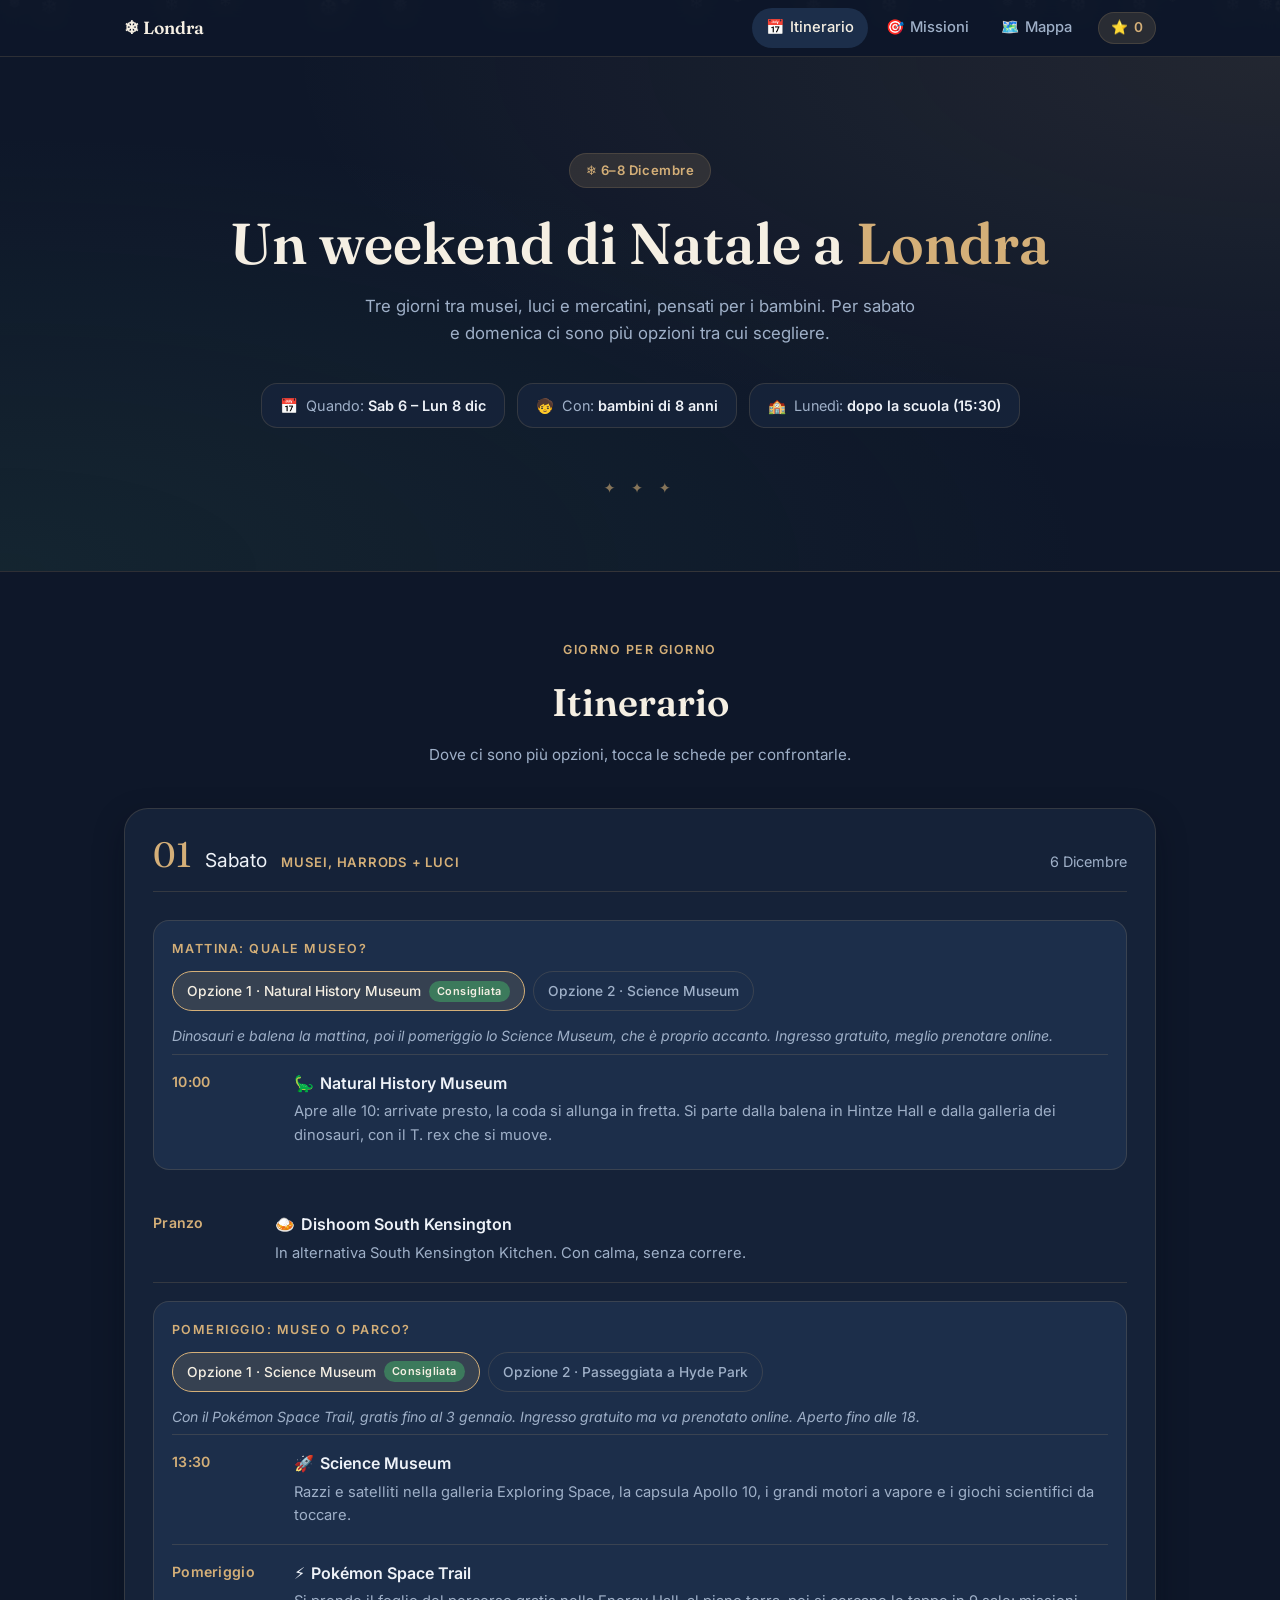
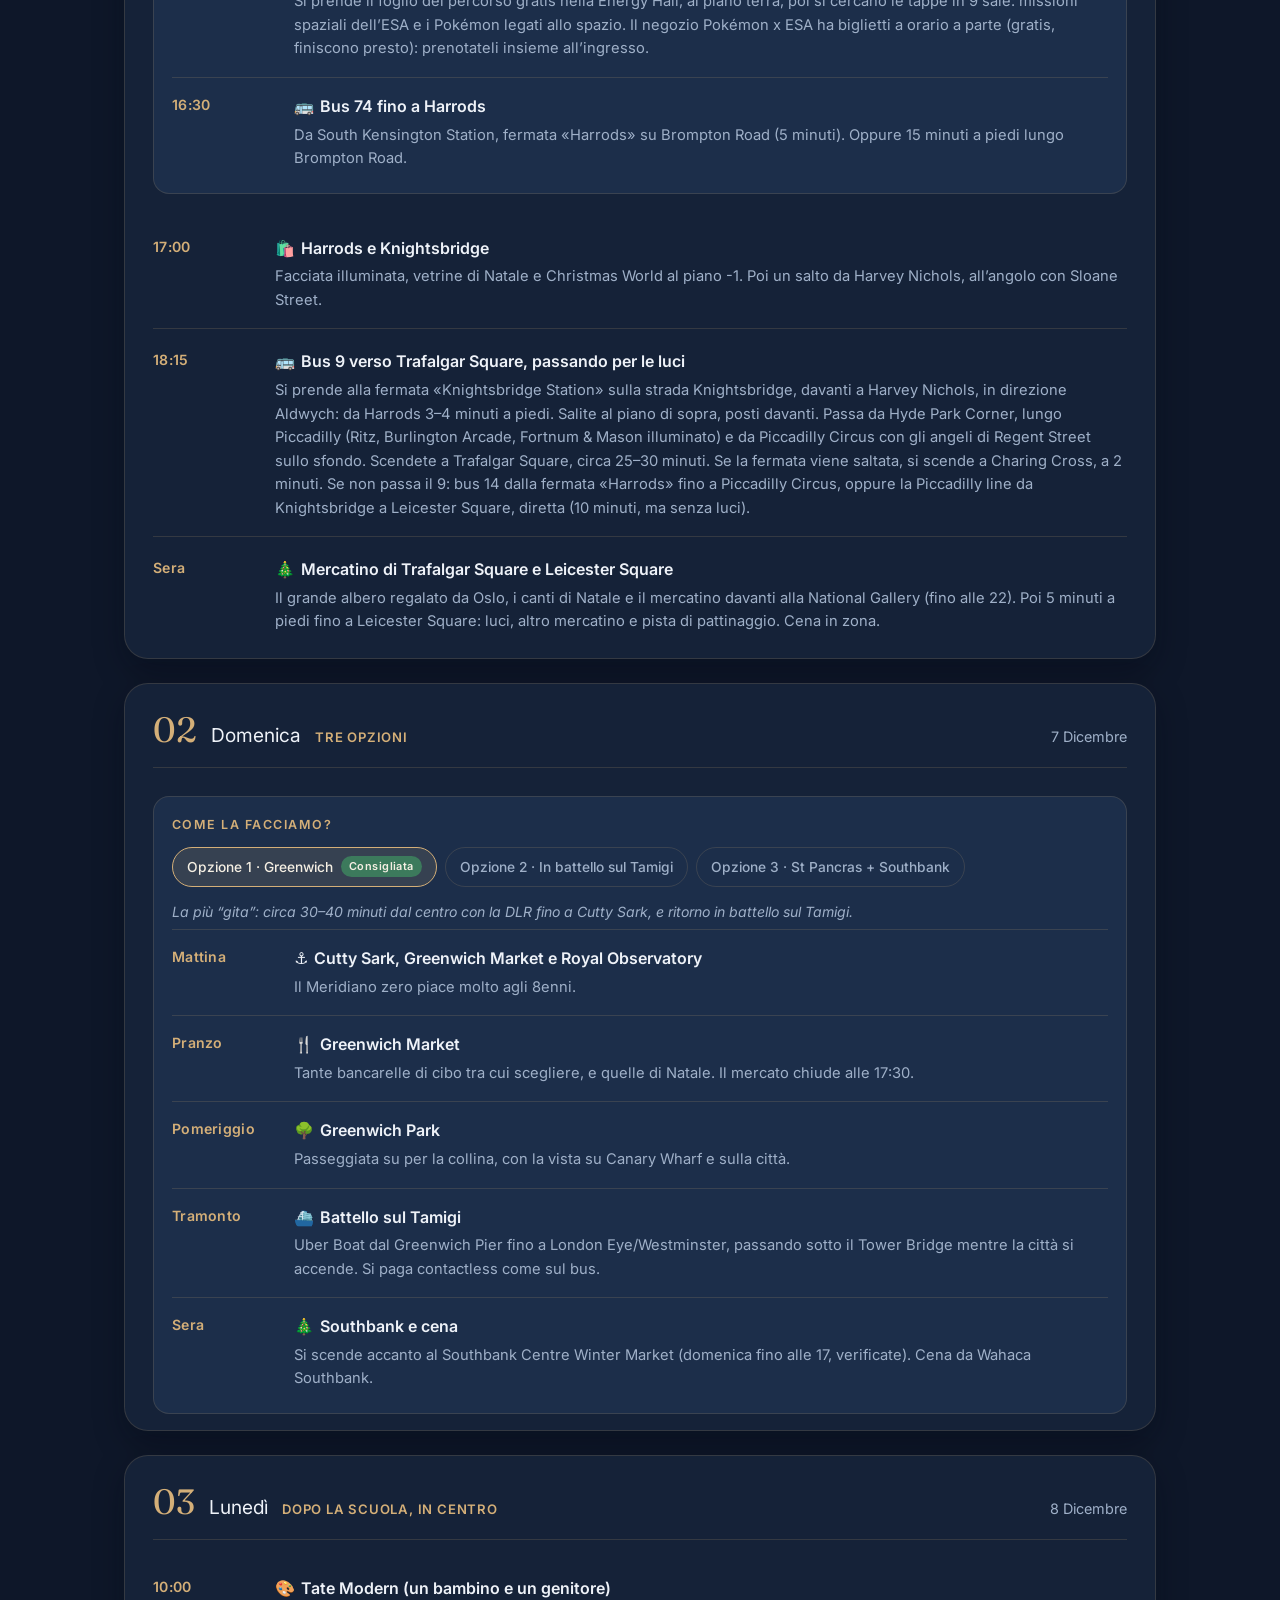
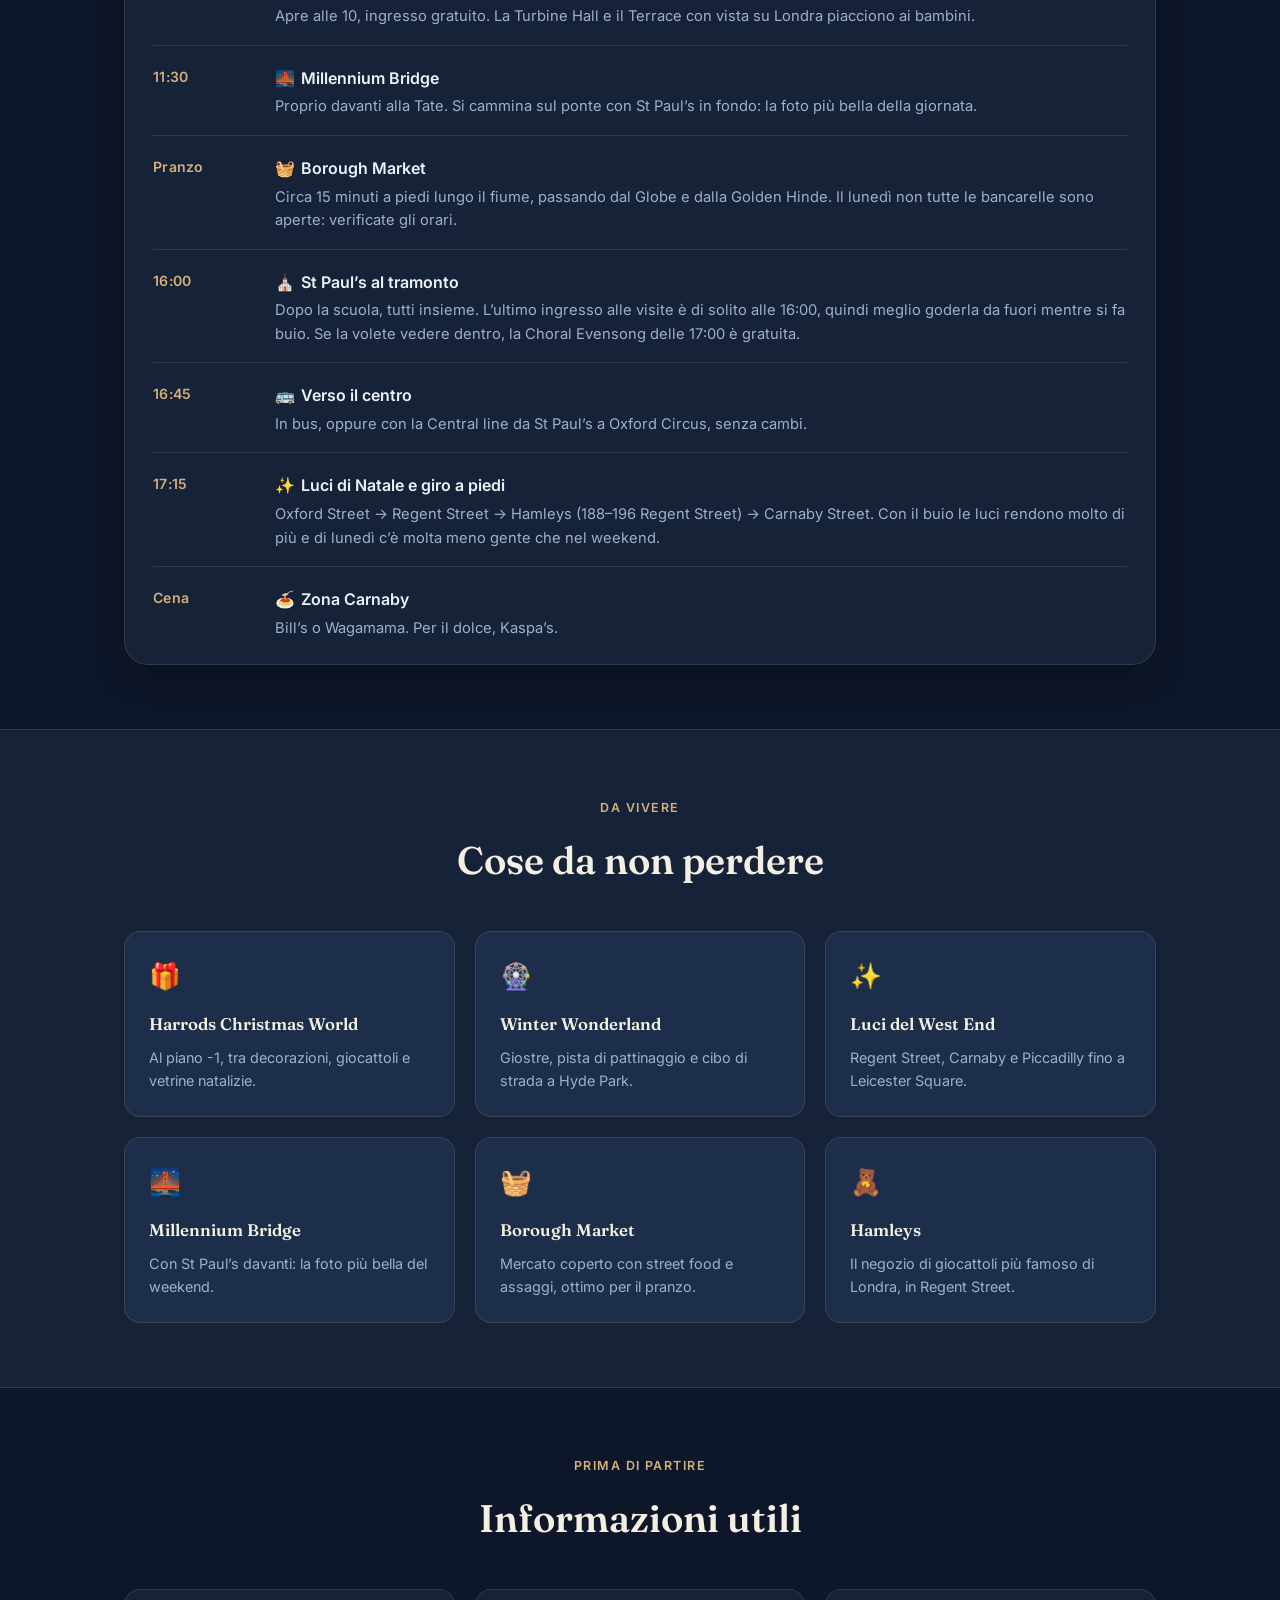
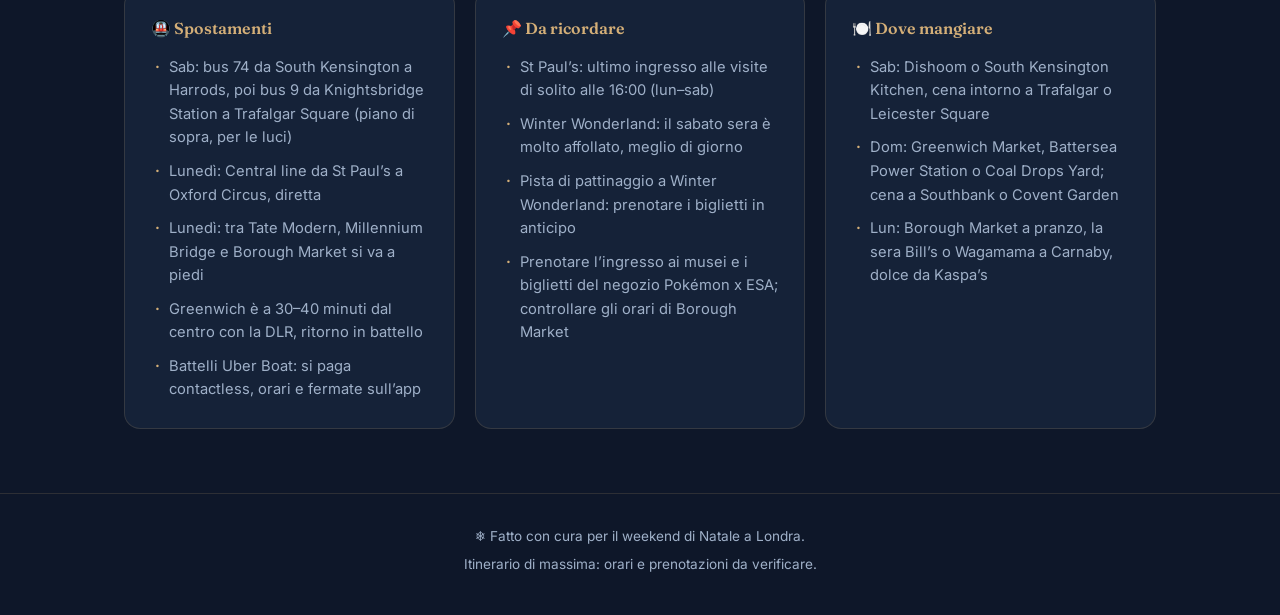
<file: index.html>
<!DOCTYPE html>
<html lang="it">
<head>
  <meta charset="UTF-8">
  <meta name="viewport" content="width=device-width, initial-scale=1.0">
  <meta name="theme-color" content="#0e1729">
  <link rel="icon" href="assets/favicon.svg?v=1" type="image/svg+xml">
  <link rel="icon" href="assets/favicon-32.png?v=1" type="image/png" sizes="32x32">
  <link rel="apple-touch-icon" href="assets/apple-touch-icon.png?v=1">
  <meta name="description" content="Weekend di Natale a Londra: itinerario, cose da fare e informazioni utili.">
  <title>Londra · Weekend di Natale</title>

  <link rel="preconnect" href="https://fonts.googleapis.com">
  <link rel="preconnect" href="https://fonts.gstatic.com" crossorigin>
  <link href="https://fonts.googleapis.com/css2?family=Fraunces:opsz,wght@9..144,500;9..144,600;9..144,700&family=Inter:wght@400;500;600;700&display=swap" rel="stylesheet">

  <link rel="stylesheet" href="css/main.css?v=13">
</head>
<body>

  <div class="snow" id="snow" aria-hidden="true"></div>

  <nav class="topnav" id="topnav" aria-label="Pagine"></nav>

  <header class="hero" id="hero"></header>

  <main>
    <section class="itinerary" id="itinerary" aria-labelledby="itinerary-title"></section>

    <section class="highlights" id="highlights" aria-labelledby="highlights-title"></section>

    <section class="info" id="info" aria-labelledby="info-title"></section>
  </main>

  <footer id="footer"></footer>

  <script src="js/content.js?v=13"></script>
  <script src="js/store.js?v=13"></script>
  <script src="js/snow.js?v=13"></script>
  <script src="js/nav.js?v=13"></script>
  <script src="js/render/header.js?v=13"></script>
  <script src="js/render/itinerary.js?v=13"></script>
  <script src="js/render/highlights.js?v=13"></script>
  <script src="js/render/info.js?v=13"></script>
  <script src="js/render/footer.js?v=13"></script>
  <script src="js/options-behavior.js?v=13"></script>
  <script src="js/main.js?v=13"></script>
</body>
</html>
</file>
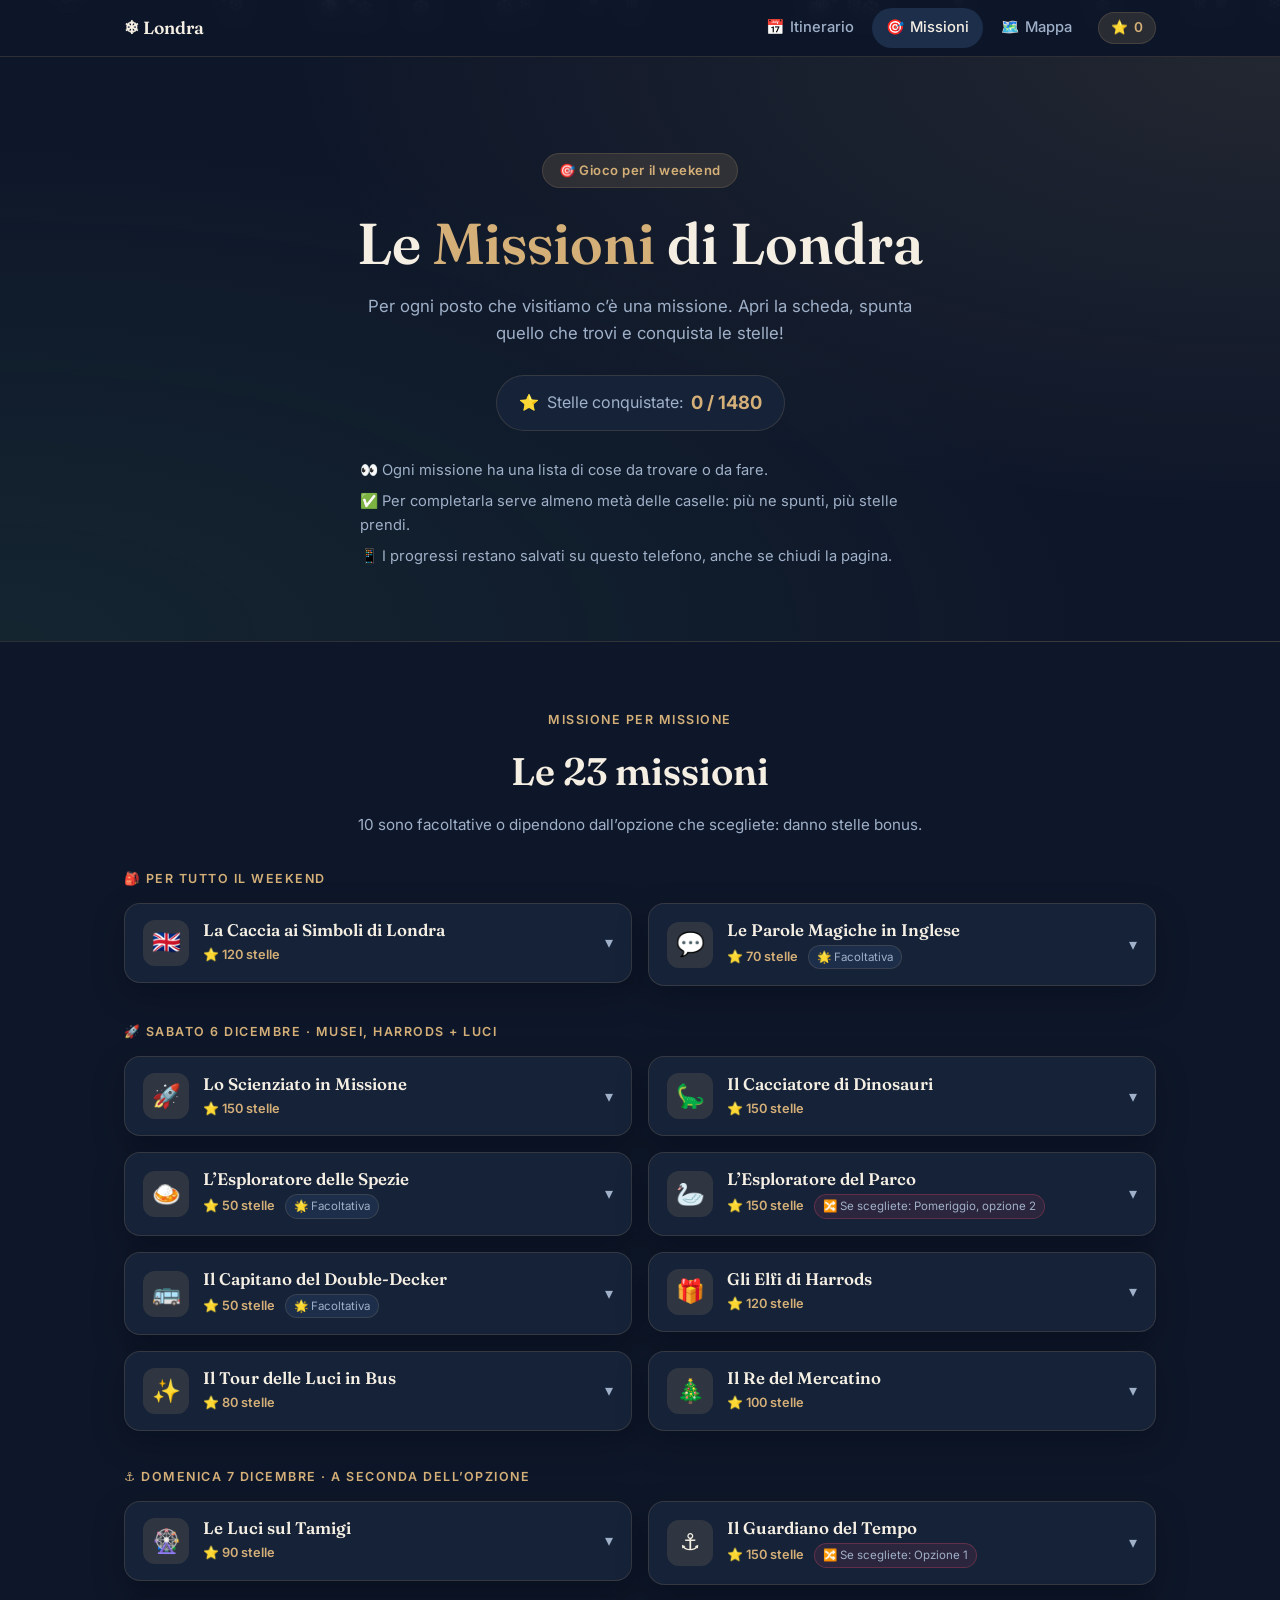
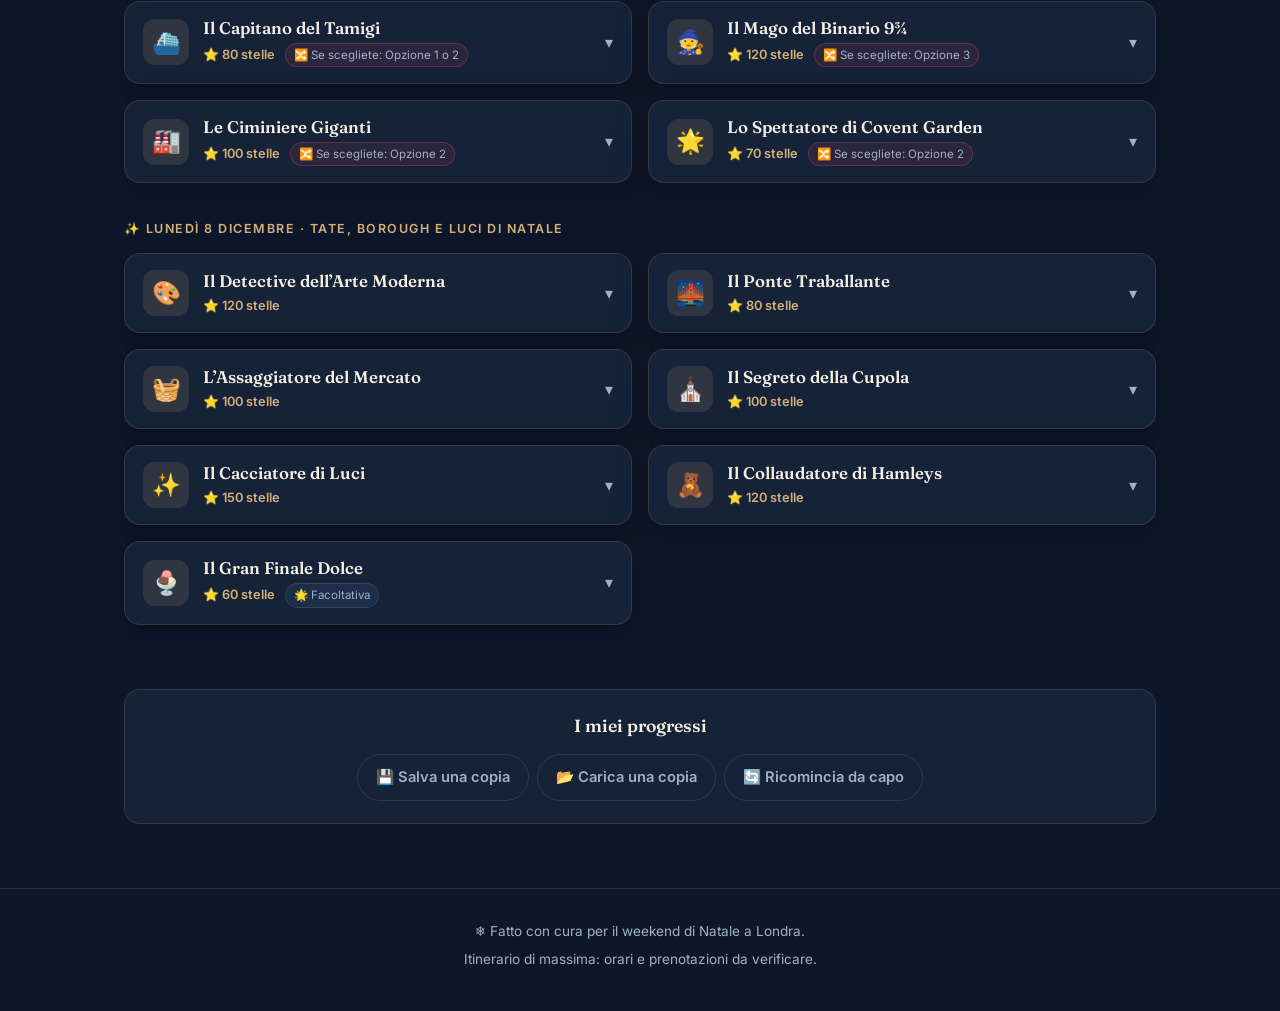
<file: missioni.html>
<!DOCTYPE html>
<html lang="it">
<head>
  <meta charset="UTF-8">
  <meta name="viewport" content="width=device-width, initial-scale=1.0">
  <meta name="theme-color" content="#0e1729">
  <link rel="icon" href="assets/favicon.svg?v=1" type="image/svg+xml">
  <link rel="icon" href="assets/favicon-32.png?v=1" type="image/png" sizes="32x32">
  <link rel="apple-touch-icon" href="assets/apple-touch-icon.png?v=1">
  <meta name="description" content="Le missioni per i bambini nel weekend di Natale a Londra: una sfida per ogni posto visitato.">
  <title>Londra · Missioni</title>

  <link rel="preconnect" href="https://fonts.googleapis.com">
  <link rel="preconnect" href="https://fonts.gstatic.com" crossorigin>
  <link href="https://fonts.googleapis.com/css2?family=Fraunces:opsz,wght@9..144,500;9..144,600;9..144,700&family=Inter:wght@400;500;600;700&display=swap" rel="stylesheet">

  <link rel="stylesheet" href="css/main.css?v=13">
</head>
<body>

  <div class="snow" id="snow" aria-hidden="true"></div>

  <nav class="topnav" id="topnav" aria-label="Pagine"></nav>

  <header class="hero" id="hero"></header>

  <main>
    <section class="missions" id="missions" aria-labelledby="missions-title"></section>

    <section class="progress-tools" id="tools" aria-labelledby="tools-title"></section>
  </main>

  <footer id="footer"></footer>

  <script src="js/content.js?v=13"></script>
  <script src="js/missions-content.js?v=13"></script>
  <script src="js/store.js?v=13"></script>
  <script src="js/snow.js?v=13"></script>
  <script src="js/nav.js?v=13"></script>
  <script src="js/render/missions.js?v=13"></script>
  <script src="js/render/footer.js?v=13"></script>
  <script src="js/missions-behavior.js?v=13"></script>
  <script src="js/missions-main.js?v=13"></script>
</body>
</html>
</file>
<file: css/main.css>
/* Entry point: importa i token prima di tutto, poi base e i moduli
   per sezione. L'ordine segue quello del DOM in index.html. */
@import 'tokens.css?v=13';
@import 'base.css?v=13';
@import 'snow.css?v=13';
@import 'nav.css?v=13';
@import 'header.css?v=13';
@import 'itinerary.css?v=13';
@import 'choice.css?v=13';
@import 'highlights.css?v=13';
@import 'info.css?v=13';
@import 'missions.css?v=13';
@import 'map.css?v=13';
@import 'footer.css?v=13';

main {
  position: relative;
  z-index: 2;
}

footer {
  position: relative;
  z-index: 2;
}
</file>
